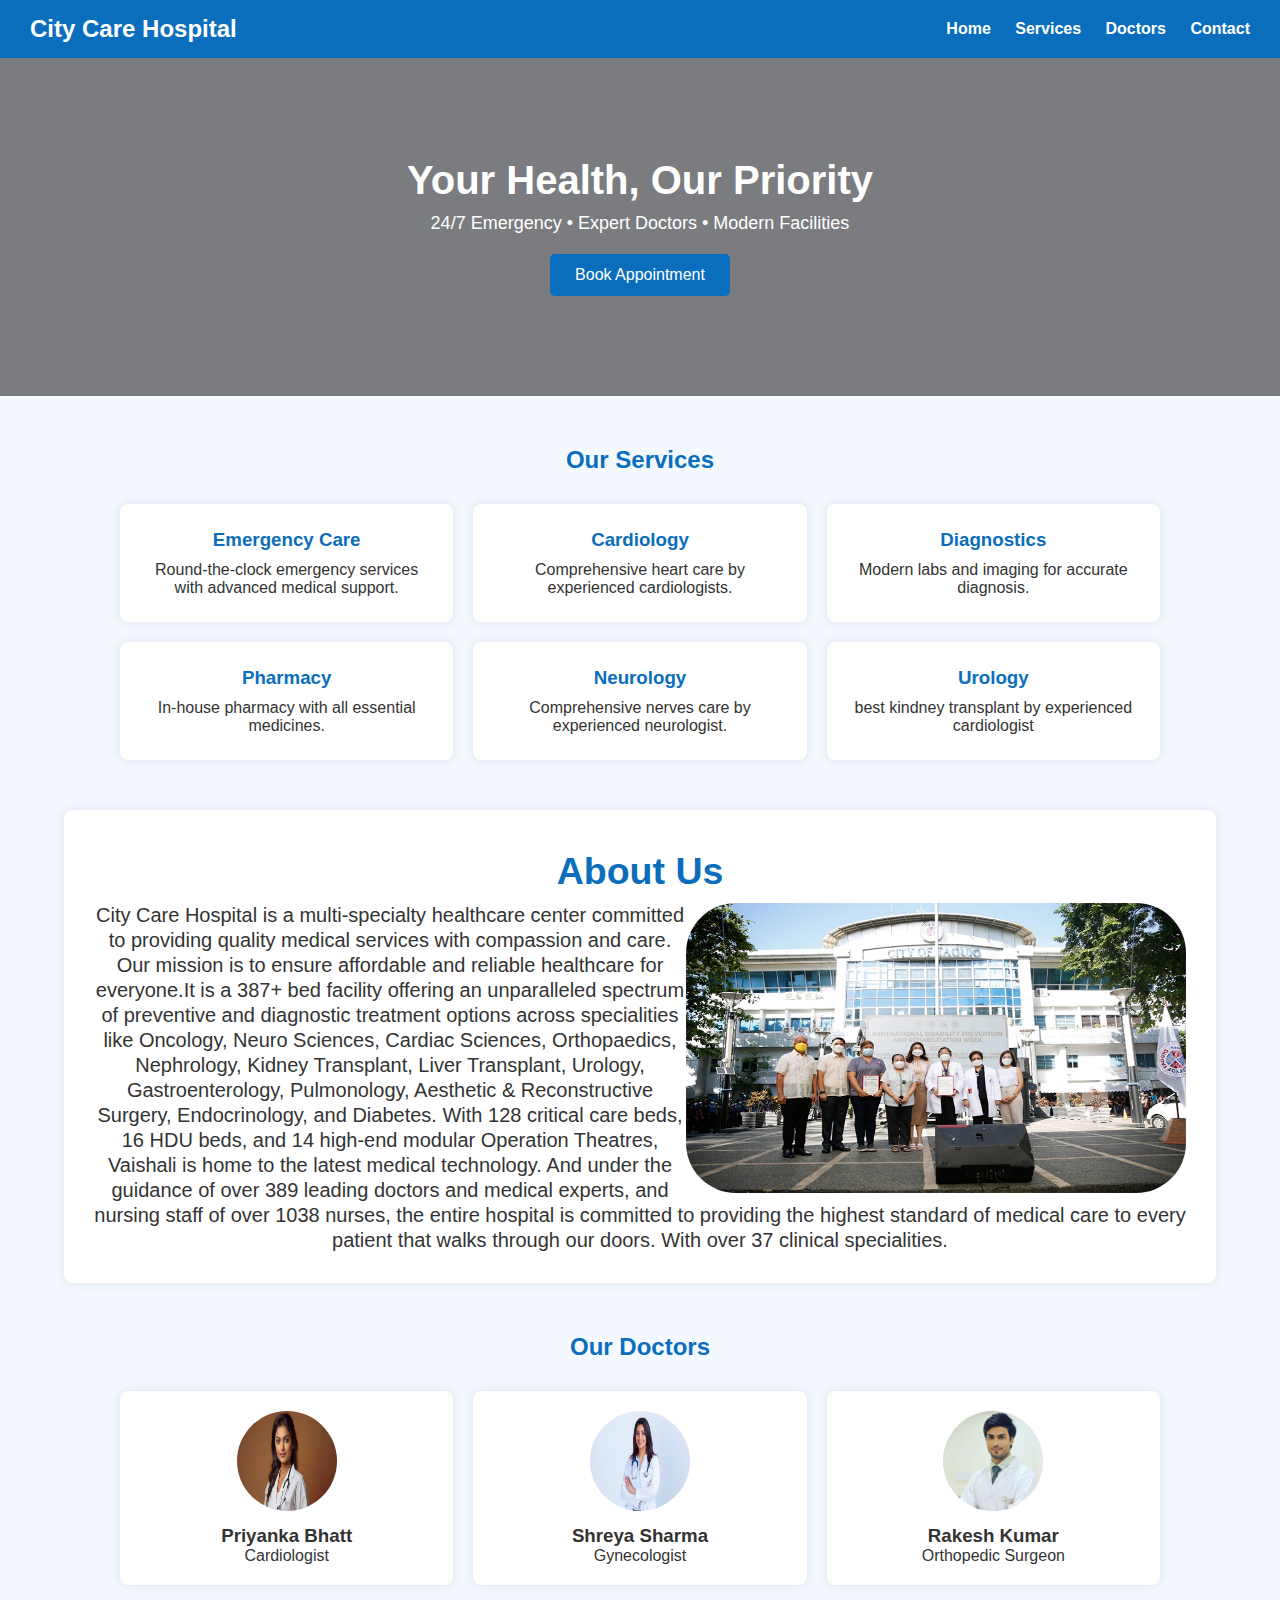
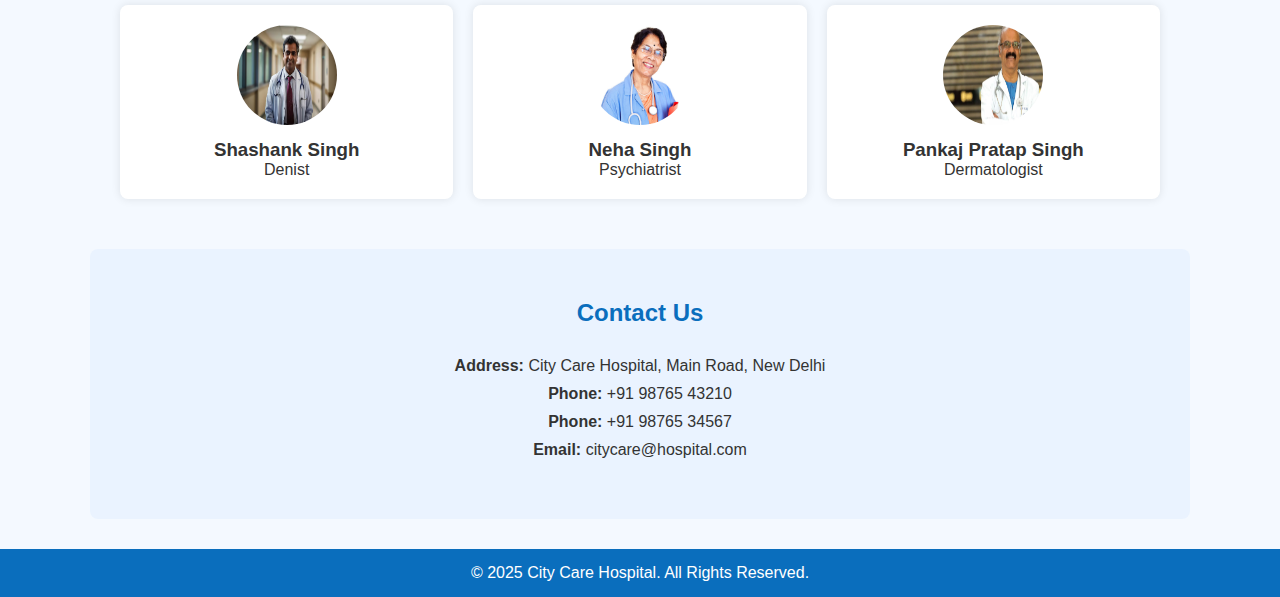
<file: index.html>
<!DOCTYPE html>
<html lang="en">
<head>
    <meta charset="UTF-8">
    <meta name="viewport" content="width=device-width, initial-scale=1.0">
    <meta name="google-site-verification" content="VU2WCTo4Ime_CReRIuI92W_z4cBA9lxdwXKNWb6CU4Q" />
    <title>City Care Hospital</title>
     <link rel="stylesheet" href="./hospital.css">
    </style>
</head>
<body>

<header>
    <h1>City Care Hospital</h1>
    <nav>
        <a href="#Home">Home</a>
        <a href="#services">Services</a>
        <a href="#doctors">Doctors</a>
        <a href="#contact">Contact</a>
    </nav>
</header>

<div class="hero">
    <h2>Your Health, Our Priority</h2>
    <p>24/7 Emergency • Expert Doctors • Modern Facilities</p>
    <button><a href="./index1.html">Book Appointment</a></button>
</div>

<section id="services">
    <h2>Our Services</h2>
    <div class="services">
        <div class="card">
            <h3>Emergency Care</h3>
            <p>Round-the-clock emergency services with advanced medical support.</p>
        </div>
        <div class="card">
            <h3>Cardiology</h3>
            <p>Comprehensive heart care by experienced cardiologists.</p>
        </div>
        <div class="card">
            <h3>Diagnostics</h3>
            <p>Modern labs and imaging for accurate diagnosis.</p>
        </div>
        <div class="card">
            <h3>Pharmacy</h3>
            <p>In-house pharmacy with all essential medicines.</p>
        </div>
        <div class="card">
            <h3>Neurology</h3>
            <p>Comprehensive nerves care by experienced neurologist.</p>
        </div>
        <div class="card">
            <h3>Urology</h3>
            <p>best kindney transplant by experienced cardiologist</p>
        </div>
    </div>
</section>
<div class="about">
<h2 class="section-title">About Us</h2>
<p>
    <img src="./hos.png" alt="">
City Care Hospital is a multi-specialty healthcare center committed to providing quality medical services with compassion and care. Our mission is to ensure
affordable and reliable healthcare for everyone.It is a 387+ bed facility offering an unparalleled spectrum of preventive and diagnostic treatment options across specialities like Oncology, Neuro Sciences, Cardiac Sciences, Orthopaedics, Nephrology, Kidney Transplant, Liver Transplant, Urology, Gastroenterology, Pulmonology, Aesthetic & Reconstructive Surgery, Endocrinology, and Diabetes.
With 128 critical care beds, 16 HDU beds, and 14 high-end modular Operation Theatres, Vaishali is home to the latest medical technology. And under the guidance of over 389 leading doctors and medical experts, and nursing staff of over 1038 nurses, the entire hospital is committed to providing the highest standard of medical care to every patient that walks through our doors.
With over 37 clinical specialities.

</p>

</div>

<section id="doctors">
    <h2>Our Doctors</h2>
    <div class="doctors">
        <div class="doctor">
           <a href="/"> <img src="./cardio.png" alt="Doctor"></a>
            <h3>Priyanka Bhatt</h3>
            <p>Cardiologist</p>
        </div>
        <div class="doctor">
            <img src="./cardi.png" alt="Doctor">
            <h3>Shreya Sharma</h3>
            <p>Gynecologist</p>
        </div>
        <div class="doctor">
            <img src="./jitu.png" alt="Doctor">
            <h3>Rakesh Kumar</h3>
            <p>Orthopedic Surgeon</p>
        </div>
        <div class="doctor">
            <img src="./image.png" alt="Doctor">
            <h3>Shashank Singh</h3>
            <p>Denist</p>
        </div>
        <div class="doctor">
            <img src="./neha.png" alt="Doctor">
            <h3>Neha Singh</h3>
            <p>Psychiatrist</p>
        </div>
        <div class="doctor">
            <img src="./ss.png" alt="Doctor">
            <h3>Pankaj Pratap Singh</h3>
            <p>Dermatologist</p>
        </div>
    </div>
</section>

<section id="contact" class="contact">
    <h2>Contact Us</h2>
    <p><strong>Address:</strong> City Care Hospital, Main Road, New Delhi</p>
    <p><strong>Phone:</strong> +91 98765 43210</p>
    <p><strong>Phone:</strong> +91 98765 34567</p>
    <p><strong>Email:</strong> citycare@hospital.com</p>
</section>

<footer>
    <p>&copy; 2025 City Care Hospital. All Rights Reserved.</p>
</footer>

</body>
</html>
</file>
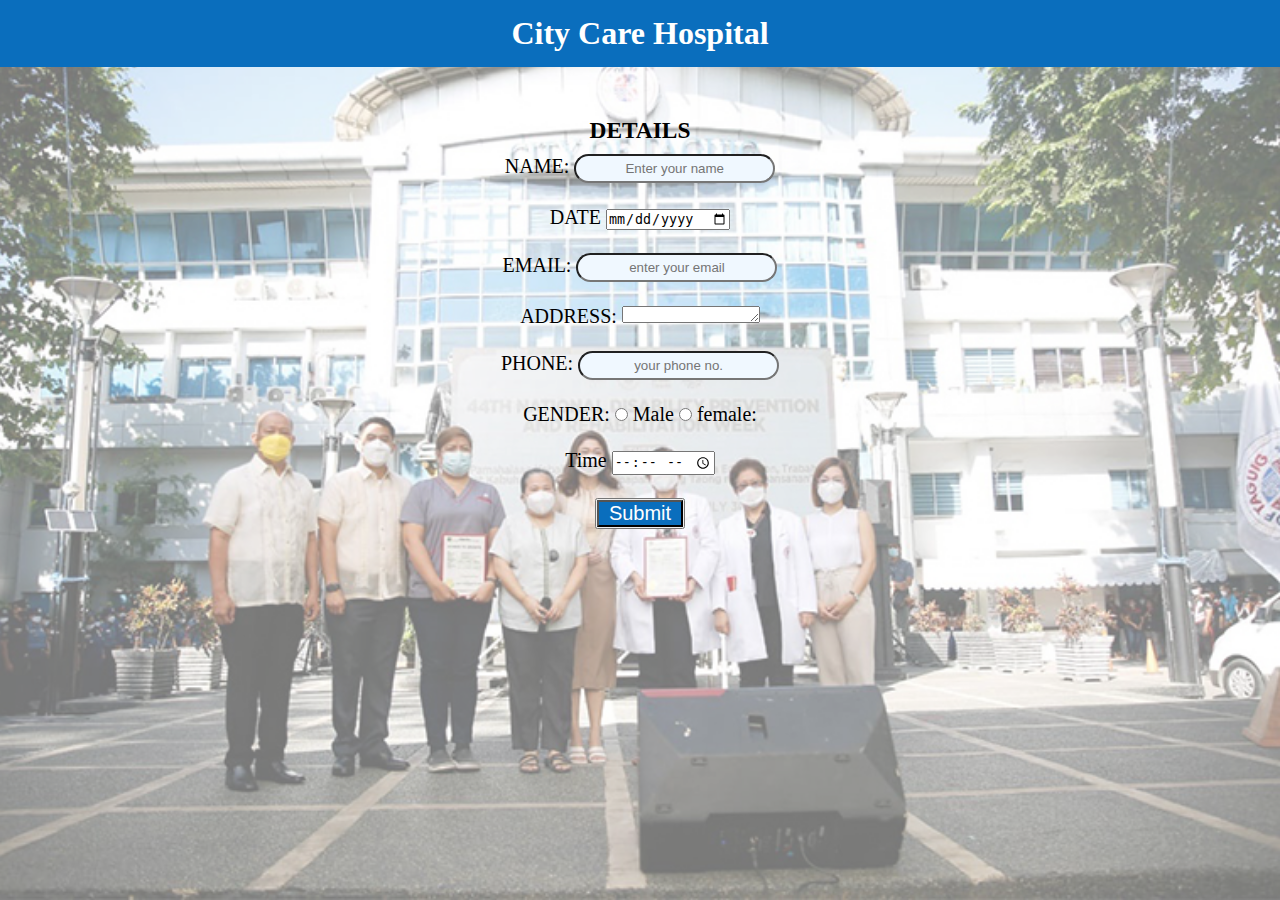
<file: index1.html>
<!DOCTYPE html>
<html lang="en">
<head>
    <meta charset="UTF-8">
    <meta name="viewport" content="width=device-width, initial-scale=1.0">
    <meta name="google-site-verification" content="VU2WCTo4Ime_CReRIuI92W_z4cBA9lxdwXKNWb6CU4Q" />
    <title>BOOK APPOINTMENT</title>
    <link rel="stylesheet" href="./reponse.css">
</head>
      <body align="center">
    <div>
       
    <h1 class="hos">City Care Hospital</h1>
    </div>
        <div class="background"></div>
          <div class="form">
            <h3 align="centre">DETAILS</h3>
            <label for="name">NAME:</label>
            <input type="text" name="name" id="name" placeholder="Enter your name" required>
            <br><br>
            <label for="dob">DATE</label>
            <input type="date" name="dob" id="dob" required>
            <br><br>
            <label for="email">EMAIL:</label>
            <input type="email" name="email" id="email" placeholder="enter your email" required>
            <br><br>
            <label for="Add">ADDRESS:</label>
            <textarea name="text" id="Add" rows="1" cols="15"></textarea>
            <br><br>
            <label for="tel">PHONE:</label>
            <input type="tel" name="tel" id="tel" placeholder="your phone no." required>
            <br><br>
            <label for="gender">GENDER:</label>
            <input type="radio" name="gender" id="male" value="male" required>
            <label for="male">Male</label>
            
            <input type="radio" name="gender" id="female" value="female" required>
            <label for="female">female:</label>
            <br><br>
            <label for="TIME">Time</label>
            <input type="time" name="time" id="time" required>
            <br><br>
            <label for="book"></label>
           <button> <input type="submit" name="book" id="submit" placeholder="book" required></button> 

            </div>
          
</body>
</html>
</file>
<file: hospital.css>
* {
            margin: 0;
            padding: 0;
            box-sizing: border-box;
            font-family: Arial, Helvetica, sans-serif;
        }

        body {
            background-color: #f4f9ff;
            color: #333;
        }

        header {
            background-color: #0a6ebd;
            color: white;
            padding: 15px 30px;
            display: flex;
            justify-content: space-between;
            align-items: center;
        }

        header h1 {
            font-size: 24px;
        }

        nav a {
            color: white;
            text-decoration: none;
            margin-left: 20px;
            font-weight: bold;
        }

        nav a:hover {
            text-decoration: underline;
        }

        .hero {
            background: linear-gradient(rgba(0,0,0,0.5), rgba(0,0,0,0.5)),
                        url('https://images.unsplash.com/photo-1586773860418-d37222d8fce3');
            background-size: cover;
            background-position: center;
            color: white;
            text-align: center;
            padding: 100px 20px;
        }
        
        button a{
            color: white;
            text-decoration: none;
            
        }

        .hero h2 {
            font-size: 40px;
            margin-bottom: 10px;
        }

        .hero p {
            font-size: 18px;
            margin-bottom: 20px;
        }

        .hero button {
            padding: 12px 25px;
            font-size: 16px;
            border: none;
            background-color: #0a6ebd;
            color: white;
            cursor: pointer;
            border-radius: 5px;
        }

        .hero button:hover {
            background-color: #084f8c;
        }

        section {
            padding: 50px 30px;
            max-width: 1100px;
            margin: auto;
        }


        section h2 {
            text-align: center;
            margin-bottom: 30px;
            color: #0a6ebd;
        }

        .services {
            display: grid;
            grid-template-columns: repeat(auto-fit, minmax(250px, 1fr));
            gap: 20px;
        }
        .about{
            background-color: white;
            padding: 30px;
            border-radius: 8px;
            box-shadow: 0 0 10px rgba(0,0,0,0.1);
            text-align: center;
            font-size: 25px;
            width: 90%;
            margin: auto;

        }
        .about p{
            font-size: 20px;
            line-height: 25px;
        }
        .about img{
            
            float: right;
            height: 290px;
            width: 500px;
            border-radius: 50px;
            box-shadow: 10px rgba(31, 2, 2, 0.793);
        }
        .section-title{
            color:#0a6ebd;
            padding: 10px;
        }
        .card {
            background-color: white;
            padding: 25px;
            border-radius: 8px;
            box-shadow: 0 0 10px rgba(0,0,0,0.1);
            text-align: center;
        }

        .card h3 {
            margin-bottom: 10px;
            color: #0a6ebd;
        }

        .doctors {
            display: grid;
            grid-template-columns: repeat(auto-fit, minmax(250px, 1fr));
            gap: 20px;
        }

        .doctor {
            background-color: white;
            padding: 20px;
            border-radius: 8px;
            box-shadow: 0 0 10px rgba(0,0,0,0.1);
            text-align: center;
        }

        .doctor img {
            width: 100px;
            height: 100px;
            border-radius: 50%;
            margin-bottom: 10px;
        }

        .contact {
            background-color: #eaf3ff;
            border-radius: 8px;
        }

        .contact p {
            text-align: center;
            margin-bottom: 10px;
        }

        footer {
            background-color: #0a6ebd;
            color: white;
            text-align: center;
            padding: 15px;
            margin-top: 30px;
        }
</file>
<file: reponse.css>
h3{
    padding: 10px;
}
*{
    margin: 0;
    padding: 0;
}
.hos{        
    
     background-color: #0a6ebd;
            color: white;
            padding: 15px 30px;
            display: flex;
            justify-content: center;
            align-items: center;
        }
.form
{

margin: 20px auto;
padding: 20px;
font-family: 'Times New Roman', Times, serif;
font-size: 20px;
text-align: left;
height: 50%;
width: 50%;
text-align: center;
@keyframes  {
    
}

}
#submit{
    padding: 0px 10px;
    color: white;
    background-color: #0a6ebd;
    
    font-size: 20px;
}
button{
    align-items: center;
}
.background{
    background: url('./hos.png') no-repeat center center/cover;
    top:0;
    left: 0;
    width: 100vw;
    height: 100vh;
    z-index: -1;
    position: absolute;
   opacity: .53;
    

}
:placeholder-shown{ 
    border-radius: 250px;
    background-color: aliceblue;
    color: white;
    padding: 5px 10px;
    text-align: center;

}
</file>
